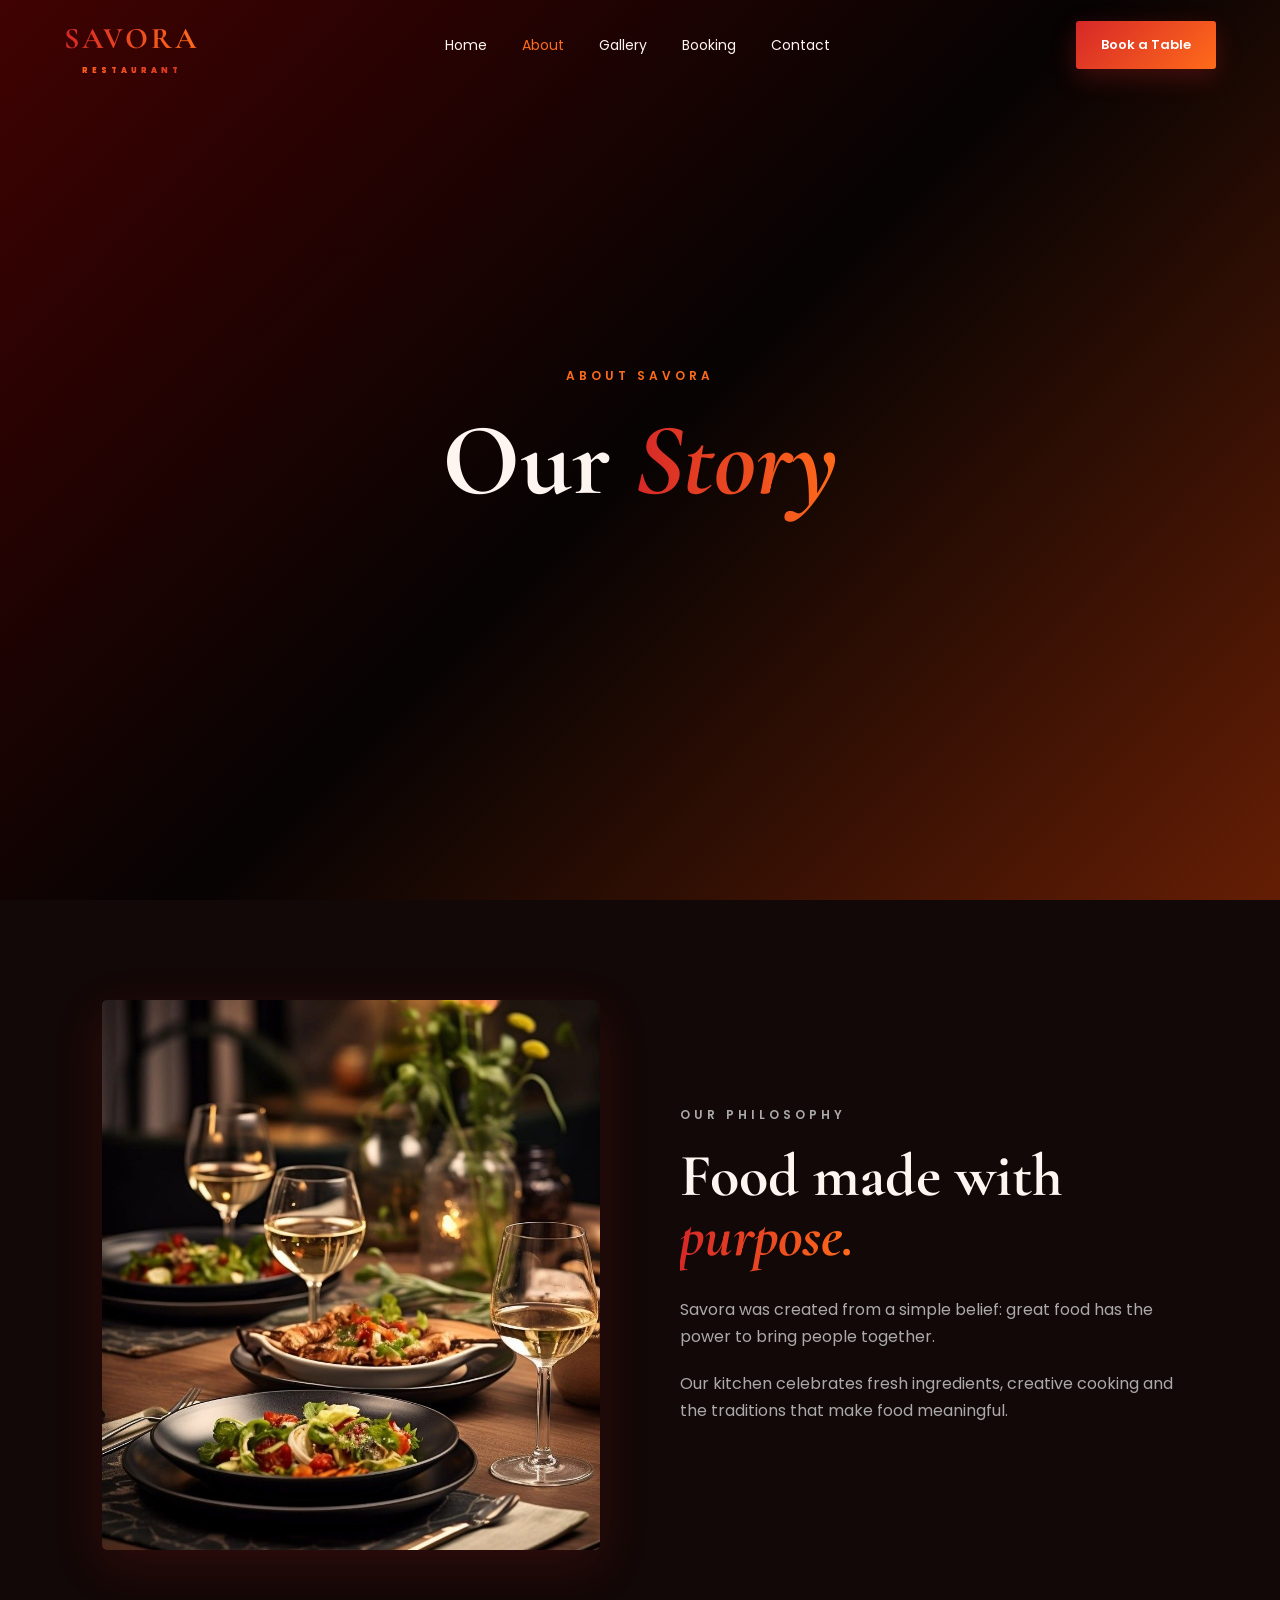
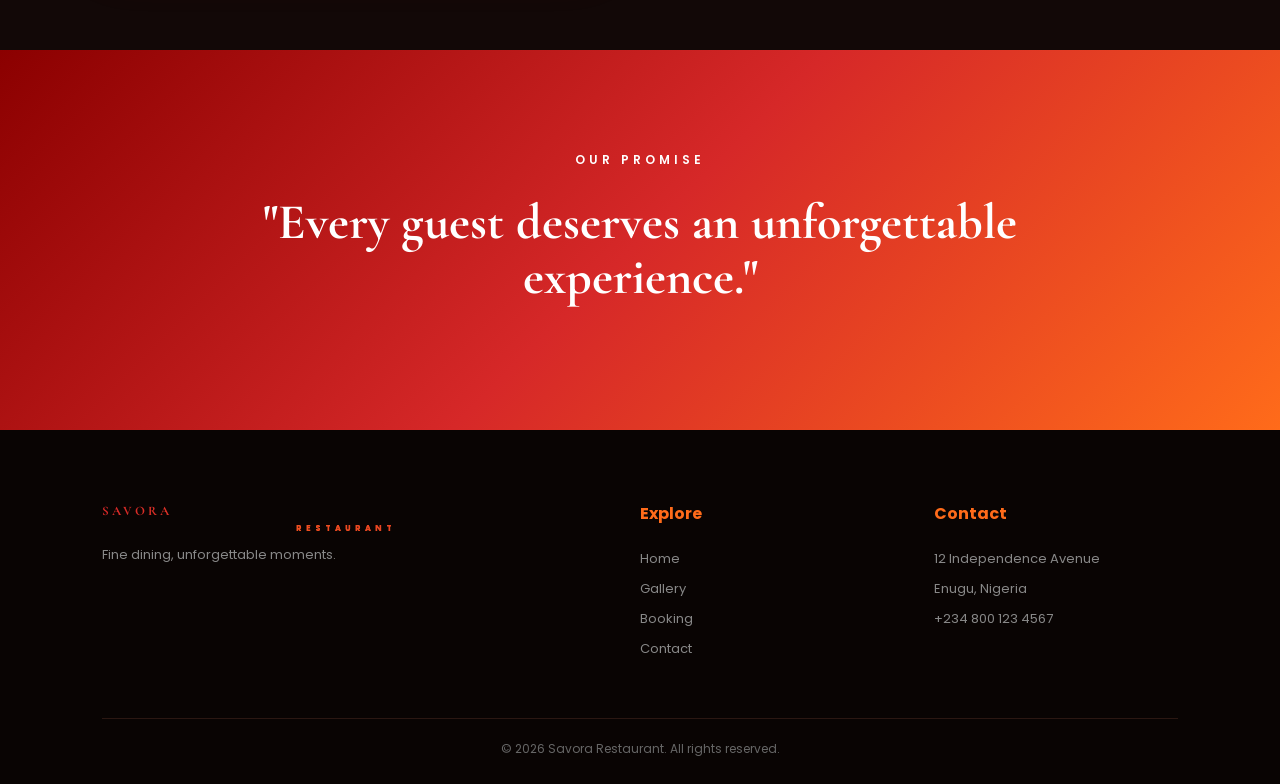
<file: about.html>
<!DOCTYPE html>
<html lang="en">

<head>

    <meta charset="UTF-8">
    <meta name="viewport" content="width=device-width, initial-scale=1.0">

    <title>About | Savora Restaurant</title>

    <link rel="stylesheet" href="style.css">

    <link rel="preconnect" href="https://fonts.googleapis.com">
    <link rel="preconnect" href="https://fonts.gstatic.com" crossorigin>

    <link href="https://fonts.googleapis.com/css2?family=Cormorant+Garamond:wght@400;500;600;700&family=Poppins:wght@300;400;500;600&display=swap" rel="stylesheet">

</head>

<body>

<header class="header">

<nav class="navbar">

<a href="index.html" class="logo">
SAVORA
<span>RESTAURANT</span>
</a>

<ul class="nav-links"  id="navLinks">

<li><a href="index.html">Home</a></li>
<li><a href="about.html" class="active">About</a></li>
<li><a href="gallery.html">Gallery</a></li>
<li><a href="booking.html">Booking</a></li>
<li><a href="contact.html">Contact</a></li>

</ul>

<a href="booking.html" class="nav-btn">
Book a Table
</a>

 <div class="menu-toggle" id="menuToggle">
            <span></span>
            <span></span>
            <span></span>
        </div>

</nav>

</header>


<section class="hero">

<div class="hero-overlay"></div>

  <video class="hero-video" id="myVideo" autoplay muted loop playsinline>
        <source
        src="video/PinGrab_1789570144700.mp4"
        type="video/mp4">
    </video>

<div class="hero-content">

<p class="small-title">ABOUT SAVORA</p>

<h1>
Our <span>Story</span>
</h1>

</div>

</section>


<section class="intro section">

<div class="intro-image">

<img
src="images/food4.jpg"
alt="Restaurant food">

</div>

<div class="intro-content">

<p class="section-label">
OUR PHILOSOPHY
</p>

<h2>
Food made with
<span>purpose.</span>
</h2>

<p>
Savora was created from a simple belief:
great food has the power to bring people together.
</p>

<p>
Our kitchen celebrates fresh ingredients,
creative cooking and the traditions that make
food meaningful.
</p>

</div>

</section>


<section class="testimonial section">

<p class="section-label">
OUR PROMISE
</p>

<h2>
"Every guest deserves an unforgettable experience."
</h2>

</section>


<footer class="footer">

<div class="footer-content">

<div>

<a href="index.html" class="logo">
SAVORA
<span>RESTAURANT</span>
</a>

<p>Fine dining, unforgettable moments.</p>

</div>

<div>

<h4>Explore</h4>

<a href="index.html">Home</a>
<a href="gallery.html">Gallery</a>
<a href="booking.html">Booking</a>
<a href="contact.html">Contact</a>

</div>

<div>

<h4>Contact</h4>

<p>12 Independence Avenue</p>
<p>Enugu, Nigeria</p>
<p>+234 800 123 4567</p>

</div>

</div>

<div class="copyright">

© 2026 Savora Restaurant. All rights reserved.

</div>

</footer>

<script src="script.js"></script>

</body>
</html>
</file>
<file: style.css>
/* =========================
   GENERAL
========================= */

* {
    margin: 0;
    padding: 0;
    box-sizing: border-box;
}

html {
    scroll-behavior: smooth;
}

body {
    font-family: "Poppins", sans-serif;
    background: #120807;
    color: #fff5f0;
    line-height: 1.7;
}

img {
    width: 100%;
    display: block;
}

a {
    text-decoration: none;
    color: inherit;
}


/* =========================
   COLOR THEME
========================= */

:root {
    --red: #d62828;
    --deep-red: #8b0000;
    --orange: #ff6b1a;
    --light-orange: #ff914d;
    --dark: #120807;
    --dark-2: #1d0d0a;
    --dark-3: #29120d;
    --cream: #fff1e8;
    --gray: #aaa;
}


/* =========================
   SECTION
========================= */

.section {
    padding: 100px 8%;
}


/* =========================
   NAVBAR
========================= */

.header {
    position: absolute;
    width: 100%;
    top: 0;
    left: 0;
    z-index: 1000;
}

.navbar {
    width: 90%;
    max-width: 1400px;
    margin: auto;
    height: 90px;

    display: flex;
    align-items: center;
    justify-content: space-between;
}


/* LOGO */

.logo {
    font-family: "Cormorant Garamond", serif;
    font-size: 30px;
    font-weight: 700;
    letter-spacing: 3px;

    background: linear-gradient(
        90deg,
        var(--red),
        var(--orange)
    );

    -webkit-background-clip: text;
    -webkit-text-fill-color: transparent;
}

.logo span {
    display: block;

    font-family: "Poppins", sans-serif;
    font-size: 8px;
    letter-spacing: 4px;
    text-align: center;

    background: linear-gradient(
        90deg,
        var(--orange),
        var(--red)
    );

    -webkit-background-clip: text;
    -webkit-text-fill-color: transparent;
}


/* NAV LINKS */

.nav-links {
    display: flex;
    gap: 35px;
    list-style: none;
}

.nav-links a {
    font-size: 14px;
    transition: 0.3s;
}

.nav-links a:hover,
.nav-links a.active {
    color: var(--orange);
}


/* BOOK BUTTON */

.nav-btn,
.primary-btn {
    background: linear-gradient(
        135deg,
        var(--red),
        var(--orange)
    );

    color: white;

    padding: 13px 25px;

    font-size: 13px;
    font-weight: 600;

    border-radius: 3px;

    transition: 0.3s;

    box-shadow:
        0 8px 25px rgba(214, 40, 40, 0.25);
}

.nav-btn:hover,
.primary-btn:hover {
    transform: translateY(-3px);

    background: linear-gradient(
        135deg,
        var(--orange),
        var(--red)
    );

    box-shadow:
        0 12px 30px rgba(255, 107, 26, 0.35);
}


/* MOBILE MENU */

.menu-toggle {
    display: none;
    cursor: pointer;
}

.menu-toggle span {
    display: block;

    width: 28px;
    height: 3px;

    background: linear-gradient(
        90deg,
        var(--red),
        var(--orange)
    );

    margin: 6px;

    border-radius: 5px;
}


/* =========================
   HERO
========================= */

.hero {
    height: 100vh;
    min-height: 650px;

    position: relative;

    display: flex;
    align-items: center;
    justify-content: center;

    overflow: hidden;
}

.hero-video {
    position: absolute;

    width: 100%;
    height: 100%;

    object-fit: cover;
}

.hero-overlay {
    position: absolute;
    inset: 0;

    background:
        linear-gradient(
            135deg,
            rgba(80, 0, 0, 0.75),
            rgba(0, 0, 0, 0.65),
            rgba(255, 70, 0, 0.35)
        );
}

.hero-content {
    position: relative;

    z-index: 2;

    text-align: center;

    max-width: 850px;

    padding: 20px;
}


/* SMALL TITLE */

.small-title,
.section-label {
    color: var(--orange);

    letter-spacing: 4px;

    font-size: 12px;

    font-weight: 600;
}


/* HERO HEADING */

.hero h1 {
    font-family: "Cormorant Garamond", serif;

    font-size: clamp(60px, 8vw, 110px);

    line-height: 0.95;

    margin: 25px 0;
}

.hero h1 span,
.intro h2 span,
.experience h2 span {
    background: linear-gradient(
        90deg,
        var(--red),
        var(--orange)
    );

    -webkit-background-clip: text;
    -webkit-text-fill-color: transparent;

    font-style: italic;
}

.hero-content > p:not(.small-title) {
    max-width: 600px;

    margin: auto;

    color: #ddd;
}


/* HERO BUTTONS */

.hero-buttons {
    margin-top: 35px;

    display: flex;

    gap: 15px;

    justify-content: center;
}

.secondary-btn {
    border: 1px solid var(--orange);

    padding: 12px 25px;

    font-size: 13px;

    color: white;

    transition: 0.3s;
}

.secondary-btn:hover {
    background: linear-gradient(
        135deg,
        var(--red),
        var(--orange)
    );

    border-color: transparent;

    transform: translateY(-3px);
}


/* =========================
   INTRO
========================= */

.intro {
    display: grid;

    grid-template-columns: 1fr 1fr;

    gap: 80px;

    align-items: center;
}

.intro-image {
    overflow: hidden;

    border-radius: 5px;

    box-shadow:
        0 15px 50px rgba(214, 40, 40, 0.15);
}

.intro-image img {
    height: 550px;

    object-fit: cover;

    transition: 0.6s;
}

.intro-image:hover img {
    transform: scale(1.05);
}


/* INTRO HEADING */

.intro-content h2,
.section-heading h2 {
    font-family: "Cormorant Garamond", serif;

    font-size: 60px;

    line-height: 1;

    margin: 20px 0 30px;
}

.intro-content p {
    color: var(--gray);

    margin-bottom: 20px;
}

.text-btn {
    color: var(--orange);

    display: inline-block;

    margin-top: 15px;

    transition: 0.3s;
}

.text-btn:hover {
    color: var(--red);

    transform: translateX(5px);
}


/* =========================
   MENU
========================= */

.menu-section {
    background:
        linear-gradient(
            135deg,
            #1d0d0a,
            #29120d
        );
}

.section-heading {
    text-align: center;

    max-width: 650px;

    margin: auto;
}

.section-heading > p:last-child {
    color: var(--gray);
}


/* FOOD GRID */

.food-grid {
    display: grid;

    grid-template-columns: repeat(3, 1fr);

    gap: 30px;

    margin-top: 60px;
}

.food-card {
    background: #1b0b08;

    overflow: hidden;

    border-bottom: 3px solid transparent;

    transition: 0.4s;
}

.food-card:hover {
    transform: translateY(-8px);

    border-bottom:
        3px solid var(--orange);

    box-shadow:
        0 15px 40px rgba(214, 40, 40, 0.2);
}


/* FOOD IMAGE */

.food-image {
    height: 320px;

    overflow: hidden;
}

.food-image img {
    height: 100%;

    object-fit: cover;

    transition: 0.5s;
}

.food-card:hover img {
    transform: scale(1.08);
}


/* FOOD INFO */

.food-info {
    padding: 25px;
}

.food-info h3 {
    font-family: "Cormorant Garamond", serif;

    font-size: 28px;
}

.food-info p {
    color: var(--gray);

    font-size: 13px;

    margin: 8px 0;
}

.food-info span {
    color: var(--orange);

    font-weight: 600;
}


/* =========================
   EXPERIENCE VIDEO
========================= */

.experience {
    height: 600px;

    position: relative;

    overflow: hidden;

    display: flex;

    align-items: center;

    justify-content: center;
}

.experience video {
    position: absolute;

    width: 100%;
    height: 100%;

    object-fit: cover;
}

.experience-overlay {
    position: absolute;

    inset: 0;

    background:
        linear-gradient(
            135deg,
            rgba(100, 0, 0, 0.7),
            rgba(0, 0, 0, 0.7),
            rgba(255, 70, 0, 0.3)
        );
}

.experience-content {
    position: relative;

    text-align: center;
}

.experience h2 {
    font-family: "Cormorant Garamond", serif;

    font-size: 70px;

    line-height: 1;

    margin: 25px 0 35px;
}


/* =========================
   FEATURES
========================= */

.features {
    max-width: 1100px;

    margin: 60px auto 0;

    display: grid;

    grid-template-columns: repeat(3, 1fr);

    gap: 50px;
}

.feature {
    text-align: center;
}

.feature-icon {
    color: var(--orange);

    font-family: "Cormorant Garamond", serif;

    font-size: 35px;

    margin-bottom: 20px;
}

.feature h3 {
    font-family: "Cormorant Garamond", serif;

    font-size: 28px;
}

.feature p {
    color: var(--gray);

    font-size: 14px;

    margin-top: 10px;
}


/* =========================
   TESTIMONIAL
========================= */

.testimonial {
    background:
        linear-gradient(
            135deg,
            var(--deep-red),
            var(--red),
            var(--orange)
        );

    color: white;

    text-align: center;
}

.testimonial .section-label {
    color: #fff;
}

.testimonial h2 {
    max-width: 850px;

    margin: 25px auto;

    font-family: "Cormorant Garamond", serif;

    font-size: 50px;

    line-height: 1.1;
}

.guest {
    font-size: 13px;
}


/* =========================
   FOOTER
========================= */

.footer {
    padding: 70px 8% 25px;

    background: #090403;
}

.footer-content {
    display: grid;

    grid-template-columns: 2fr 1fr 1fr;

    gap: 50px;

    padding-bottom: 50px;
}

.footer-content h4 {
    margin-bottom: 20px;

    color: var(--orange);
}

.footer-content a,
.footer-content p {
    display: block;

    color: #888;

    font-size: 13px;

    margin-bottom: 8px;

    transition: 0.3s;
}

.footer-content a:hover {
    color: var(--orange);
}

.copyright {
    border-top: 1px solid #2b1712;

    padding-top: 20px;

    text-align: center;

    color: #666;

    font-size: 12px;
}


/* =========================
   SCROLL TOP
========================= */

.scroll-top {
    position: fixed;

    bottom: 25px;

    right: 25px;

    width: 45px;

    height: 45px;

    border: none;

    border-radius: 50%;

    background:
        linear-gradient(
            135deg,
            var(--red),
            var(--orange)
        );

    color: white;

    font-size: 20px;

    cursor: pointer;

    display: none;

    box-shadow:
        0 8px 25px rgba(214, 40, 40, 0.3);
}


/* =========================
   BOOKING FORM
========================= */

.booking-form {
    max-width: 800px;

    margin: 60px auto 0;

    display: grid;

    grid-template-columns: 1fr 1fr;

    gap: 20px;
}

.booking-form input,
.booking-form select,
.booking-form textarea {
    width: 100%;

    padding: 17px;

    background: #1b0b08;

    border: 1px solid #432019;

    color: white;

    font-family: inherit;

    outline: none;

    transition: 0.3s;
}

.booking-form input:focus,
.booking-form select:focus,
.booking-form textarea:focus {
    border-color: var(--orange);

    box-shadow:
        0 0 10px rgba(255, 107, 26, 0.15);
}

.booking-form textarea {
    min-height: 150px;

    resize: vertical;

    grid-column: 1 / -1;
}

.booking-form button {
    border: none;

    cursor: pointer;

    grid-column: 1 / -1;
}


/* =========================
   ANIMATIONS
========================= */

.fade-element {
    opacity: 0;

    transform: translateY(30px);

    transition:
        opacity 0.8s ease,
        transform 0.8s ease;
}

.fade-element.visible {
    opacity: 1;

    transform: translateY(0);
}


/* =========================
   RESPONSIVE
========================= */

@media (max-width: 900px) {

    .nav-links {
        position: fixed;

        top: 0;

        right: -100%;

        width: 75%;

        height: 100vh;

        background:
            linear-gradient(
                135deg,
                #170604,
                #2a0c07
            );

        flex-direction: column;

        justify-content: center;

        align-items: center;

        transition: 0.4s;

        box-shadow:
            -10px 0 40px rgba(0,0,0,0.5);
    }

    .nav-links.show {
        right: 0;
    }

    .nav-btn {
        display: none;
    }

    .menu-toggle {
        display: block;

        z-index: 1001;
    }

    .intro {
        grid-template-columns: 1fr;
    }

    .food-grid {
        grid-template-columns: 1fr;
    }

    .features {
        grid-template-columns: 1fr;
    }

    .footer-content {
        grid-template-columns: 1fr;
    }

    .intro-content h2,
    .section-heading h2 {
        font-size: 48px;
    }

    .experience h2 {
        font-size: 50px;
    }
}


/* =========================
   MOBILE
========================= */

@media (max-width: 600px) {

    .section {
        padding: 70px 6%;
    }

    .hero h1 {
        font-size: 58px;
    }

    .hero-buttons {
        flex-direction: column;
    }

    .primary-btn,
    .secondary-btn {
        display: inline-block;
    }

    .booking-form {
        grid-template-columns: 1fr;
    }

    .booking-form textarea,
    .booking-form button {
        grid-column: auto;
    }

}
</file>
